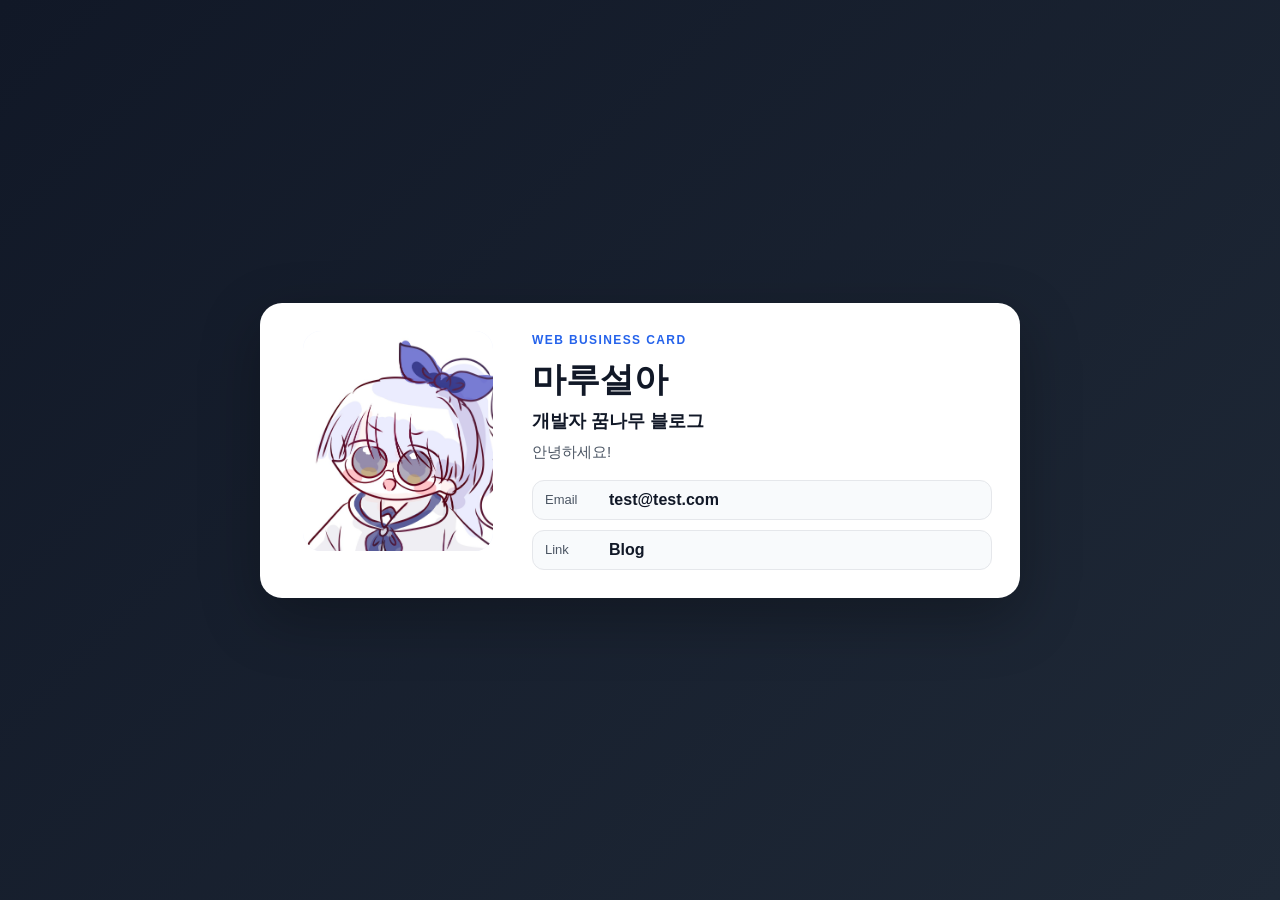
<file: card/index.html>
<!doctype html>
<html lang="ko">
  <head>
    <meta charset="UTF-8" />
    <meta name="viewport" content="width=device-width, initial-scale=1.0" />
    <title>마루설아 웹명함</title>
    <link rel="stylesheet" href="./style.css" />
  </head>
  <body>
    <main class="card-wrap">
      <section class="card" aria-label="웹 명함">
        <div class="avatar" role="img" aria-label="프로필 캐릭터 이미지">
          <img class="avatar-image" src="./avatar.png" alt="캐릭터 프로필" />
        </div>

        <div class="content">
          <p class="label">WEB BUSINESS CARD</p>
          <h1 id="name">마루설아</h1>
          <p id="job">개발자 꿈나무 블로그</p>
          <p id="tagline">안녕하세요!</p>

          <ul class="contact-list">
            <li>
              <span class="key">Email</span>
              <a id="email" href="mailto:test@test.com">test@test.com</a>
            </li>
            <li>
              <span class="key">Link</span>
              <a
                id="blog"
                href="https://maruseol-a.tistory.com/"
                target="_blank"
                rel="noreferrer noopener"
                >Blog</a
              >
            </li>
          </ul>
        </div>
      </section>
    </main>

    <script src="./script.js"></script>
  </body>
</html>
</file>
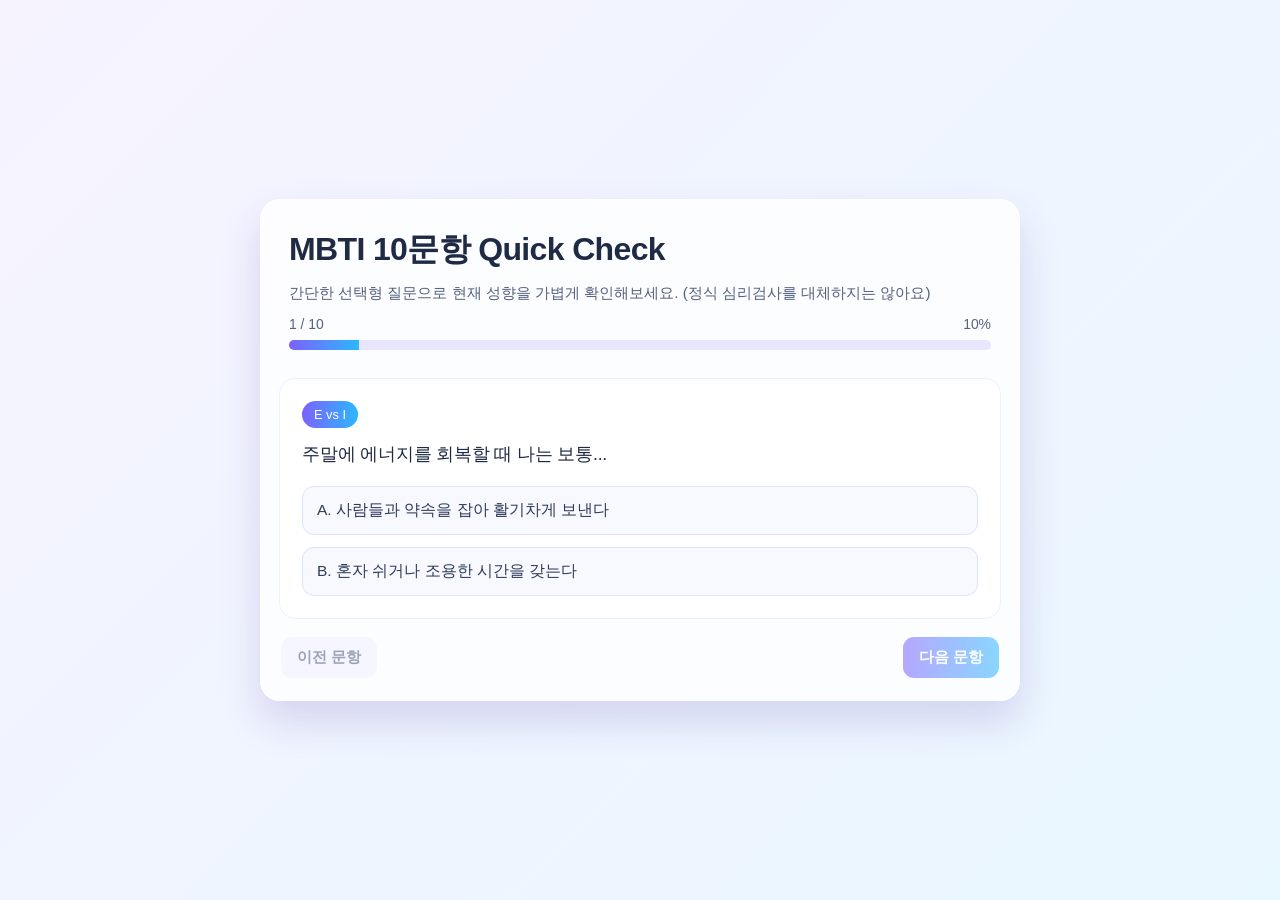
<file: mbti/index.html>
<!DOCTYPE html>
<html lang="ko">
<head>
  <meta charset="UTF-8" />
  <meta name="viewport" content="width=device-width, initial-scale=1.0" />
  <title>MBTI Quick Check</title>
  <link rel="stylesheet" href="./style.css" />
</head>
<body>
  <main class="app">
    <section class="header">
      <h1 class="title">MBTI 10문항 Quick Check</h1>
      <p class="subtitle">간단한 선택형 질문으로 현재 성향을 가볍게 확인해보세요. (정식 심리검사를 대체하지는 않아요)</p>
    </section>

    <section class="progress-wrap">
      <div class="progress-top">
        <span id="stepText">1 / 10</span>
        <span id="percentText">10%</span>
      </div>
      <div class="progress-bar">
        <div class="progress" id="progressBar"></div>
      </div>
    </section>

    <section class="question-card" id="quizCard">
      <span class="question-badge" id="axisBadge">E vs I</span>
      <p class="question-text" id="questionText"></p>
      <div class="options">
        <button class="option-btn" id="optionA"></button>
        <button class="option-btn" id="optionB"></button>
      </div>
    </section>

    <section class="result" id="resultCard">
      <h2 class="type" id="mbtiType"></h2>
      <h3 class="type-title" id="mbtiTitle"></h3>
      <p class="desc" id="mbtiDesc"></p>
      <div class="stats" id="mbtiStats"></div>
      <button class="restart" id="restartBtn">다시 검사하기</button>
    </section>

    <section class="footer">
      <button class="btn btn-secondary" id="prevBtn">이전 문항</button>
      <button class="btn btn-primary" id="nextBtn" disabled>다음 문항</button>
    </section>
  </main>

  <script src="./script.js"></script>
</body>
</html>
</file>
<file: card/style.css>
:root {
  --bg-1: #111827;
  --bg-2: #1f2937;
  --card: #ffffff;
  --text-1: #111827;
  --text-2: #4b5563;
  --accent: #2563eb;
  --accent-2: #7c3aed;
  --skin: #ffe0c2;
  --hair: #1f2937;
  --shirt: #2563eb;
}

* {
  box-sizing: border-box;
}

body {
  margin: 0;
  min-height: 100vh;
  font-family: "Segoe UI", Roboto, "Noto Sans KR", sans-serif;
  color: var(--text-1);
  background: linear-gradient(135deg, var(--bg-1), var(--bg-2));
  display: grid;
  place-items: center;
}

.card-wrap {
  width: min(92vw, 760px);
}

.card {
  background: var(--card);
  border-radius: 22px;
  padding: 28px;
  display: grid;
  grid-template-columns: 220px 1fr;
  gap: 24px;
  box-shadow: 0 20px 60px rgba(0, 0, 0, 0.28);
}

.avatar {
  position: relative;
  width: 190px;
  height: 220px;
  margin: 0 auto;
  overflow: hidden;
  border-radius: 18px;
  background: #eef2ff;
}

.avatar-image {
  width: 100%;
  height: 100%;
  object-fit: cover;
  display: block;
}

.cat-ear {
  position: absolute;
  top: 26px;
  width: 52px;
  height: 52px;
  background: #f4c6a6;
  border-radius: 8px 40px 8px 40px;
  transform: rotate(45deg);
  z-index: 1;
}

.cat-ear.left {
  left: 28px;
}

.cat-ear.right {
  right: 28px;
  transform: rotate(135deg);
}

.cat-face {
  position: absolute;
  top: 42px;
  left: 42px;
  width: 110px;
  height: 112px;
  background: #f8d7bf;
  border-radius: 48% 48% 42% 42%;
  border: 2px solid #e9b28e;
  z-index: 2;
}

.eye {
  position: absolute;
  top: 46px;
  width: 10px;
  height: 14px;
  background: #111;
  border-radius: 50% / 60%;
}

.eye.left {
  left: 30px;
}

.eye.right {
  right: 30px;
}

.cat-nose {
  position: absolute;
  top: 64px;
  left: 50%;
  transform: translateX(-50%);
  width: 12px;
  height: 8px;
  background: #f472b6;
  border-radius: 50% 50% 60% 60%;
}

.cat-mouth {
  position: absolute;
  top: 74px;
  left: 50%;
  transform: translateX(-50%);
  width: 22px;
  height: 12px;
  border-bottom: 2px solid #7f1d1d;
  border-radius: 0 0 50% 50%;
}

.whisker {
  position: absolute;
  top: 72px;
  width: 30px;
  height: 2px;
  background: #374151;
  border-radius: 99px;
}

.whisker.left {
  left: -18px;
}

.whisker.right {
  right: -18px;
}

.whisker.top.left,
.whisker.bottom.right {
  transform: rotate(14deg);
}

.whisker.bottom.left,
.whisker.top.right {
  transform: rotate(-14deg);
}

.whisker.top {
  margin-top: -8px;
}

.whisker.bottom {
  margin-top: 8px;
}

.cat-body {
  position: absolute;
  left: 44px;
  bottom: 12px;
  width: 102px;
  height: 74px;
  background: linear-gradient(160deg, #f4c6a6, #e9b28e);
  border-radius: 52px 52px 28px 28px;
  border: 2px solid #e1a77f;
  z-index: 2;
}

.cat-tail {
  position: absolute;
  right: 14px;
  bottom: 36px;
  width: 44px;
  height: 44px;
  border: 8px solid #e9b28e;
  border-left: none;
  border-bottom: none;
  border-radius: 0 999px 0 0;
  transform: rotate(12deg);
}

.label {
  margin: 2px 0 10px;
  color: var(--accent);
  font-size: 12px;
  font-weight: 700;
  letter-spacing: 1.4px;
}

h1 {
  margin: 0;
  font-size: 34px;
}

#job {
  margin: 6px 0 10px;
  font-size: 18px;
  font-weight: 600;
}

#tagline {
  margin: 0 0 18px;
  color: var(--text-2);
  font-size: 15px;
}

.contact-list {
  margin: 0;
  padding: 0;
  list-style: none;
  display: grid;
  gap: 10px;
}

.contact-list li {
  background: #f8fafc;
  border: 1px solid #e5e7eb;
  border-radius: 12px;
  padding: 10px 12px;
  display: flex;
  flex-wrap: wrap;
  gap: 10px;
  align-items: center;
}

.key {
  min-width: 54px;
  font-size: 13px;
  color: var(--text-2);
}

a {
  color: var(--text-1);
  text-decoration: none;
  font-weight: 600;
}

a:hover {
  color: var(--accent);
}

@media (max-width: 640px) {
  .card {
    grid-template-columns: 1fr;
    text-align: center;
  }

  .contact-list li {
    justify-content: center;
  }

  .key {
    min-width: auto;
  }
}
</file>
<file: mbti/style.css>
:root {
  --bg-1: #f6f3ff;
  --bg-2: #e9f7ff;
  --card: rgba(255, 255, 255, 0.78);
  --text: #1f2a44;
  --sub: #54617d;
  --accent: #7b61ff;
  --accent-2: #2cb7ff;
  --ok: #00a881;
  --shadow: 0 20px 40px rgba(67, 37, 162, 0.16);
  --radius: 20px;
}

* {
  box-sizing: border-box;
}

body {
  margin: 0;
  min-height: 100vh;
  font-family: "Pretendard", "Noto Sans KR", "Apple SD Gothic Neo", sans-serif;
  color: var(--text);
  background: linear-gradient(135deg, var(--bg-1), var(--bg-2));
  display: flex;
  align-items: center;
  justify-content: center;
  padding: 24px;
}

.app {
  width: min(760px, 100%);
  background: var(--card);
  backdrop-filter: blur(12px);
  border-radius: var(--radius);
  box-shadow: var(--shadow);
  overflow: hidden;
  border: 1px solid rgba(255, 255, 255, 0.8);
}

.header {
  padding: 28px 28px 12px;
}

.title {
  margin: 0;
  font-size: clamp(1.4rem, 3vw, 2rem);
  letter-spacing: -0.02em;
}

.subtitle {
  margin: 10px 0 0;
  color: var(--sub);
  font-size: 0.95rem;
  line-height: 1.5;
}

.progress-wrap {
  padding: 0 28px 14px;
}

.progress-top {
  display: flex;
  justify-content: space-between;
  font-size: 0.87rem;
  color: var(--sub);
  margin-bottom: 8px;
}

.progress-bar {
  width: 100%;
  height: 10px;
  border-radius: 999px;
  background: rgba(122, 97, 255, 0.15);
  overflow: hidden;
}

.progress {
  height: 100%;
  width: 10%;
  background: linear-gradient(90deg, var(--accent), var(--accent-2));
  transition: width 0.35s ease;
}

.question-card {
  margin: 14px 18px 18px;
  background: #ffffff;
  border-radius: 16px;
  padding: 22px;
  border: 1px solid #eef0ff;
}

.question-badge {
  display: inline-block;
  padding: 6px 12px;
  border-radius: 999px;
  font-size: 0.8rem;
  color: #fff;
  background: linear-gradient(90deg, var(--accent), var(--accent-2));
  margin-bottom: 12px;
}

.question-text {
  margin: 0;
  font-size: 1.1rem;
  line-height: 1.6;
  letter-spacing: -0.01em;
}

.options {
  margin-top: 18px;
  display: grid;
  gap: 12px;
}

.option-btn {
  border: 1px solid #dee3ff;
  background: #f7f9ff;
  color: #2f3b59;
  border-radius: 12px;
  text-align: left;
  padding: 13px 14px;
  font-size: 0.97rem;
  cursor: pointer;
  transition: all 0.22s ease;
}

.option-btn:hover {
  transform: translateY(-1px);
  border-color: #b9c3ff;
  background: #eef2ff;
}

.option-btn.selected {
  border-color: transparent;
  background: linear-gradient(90deg, #7b61ff, #4da9ff);
  color: #fff;
  box-shadow: 0 8px 20px rgba(86, 80, 200, 0.28);
}

.footer {
  padding: 0 20px 22px;
  display: flex;
  justify-content: space-between;
  align-items: center;
  gap: 10px;
}

.btn {
  border: none;
  border-radius: 11px;
  padding: 11px 16px;
  font-size: 0.93rem;
  cursor: pointer;
  font-weight: 600;
  transition: 0.2s ease;
}

.btn-secondary {
  background: #edf0ff;
  color: #3b4a76;
}

.btn-secondary:disabled {
  opacity: 0.5;
  cursor: not-allowed;
}

.btn-primary {
  background: linear-gradient(90deg, var(--accent), var(--accent-2));
  color: #fff;
  box-shadow: 0 10px 20px rgba(95, 88, 230, 0.27);
}

.btn-primary:disabled {
  opacity: 0.55;
  cursor: not-allowed;
  box-shadow: none;
}

.result {
  margin: 16px 18px 20px;
  background: #fff;
  border-radius: 16px;
  border: 1px solid #eef0ff;
  padding: 24px;
  display: none;
}

.result.show {
  display: block;
  animation: fade 0.4s ease;
}

@keyframes fade {
  from { opacity: 0; transform: translateY(6px); }
  to { opacity: 1; transform: translateY(0); }
}

.type {
  margin: 0;
  font-size: 2rem;
  letter-spacing: 0.02em;
  color: #5d56d6;
}

.type-title {
  margin: 8px 0 0;
  font-size: 1.2rem;
}

.desc {
  margin: 12px 0 0;
  color: var(--sub);
  line-height: 1.7;
  font-size: 0.95rem;
}

.stats {
  margin-top: 16px;
  display: grid;
  grid-template-columns: repeat(2, 1fr);
  gap: 10px;
}

.chip {
  background: #f3f6ff;
  border: 1px solid #e2e9ff;
  border-radius: 12px;
  padding: 10px 12px;
  font-size: 0.88rem;
  color: #3b4a76;
}

.restart {
  margin-top: 18px;
  background: #0ea784;
  color: #fff;
  border: none;
  border-radius: 11px;
  padding: 11px 16px;
  cursor: pointer;
  font-weight: 700;
}

@media (max-width: 640px) {
  .header, .progress-wrap {
    padding-left: 20px;
    padding-right: 20px;
  }

  .question-card, .result {
    margin-left: 12px;
    margin-right: 12px;
  }
}
</file>
